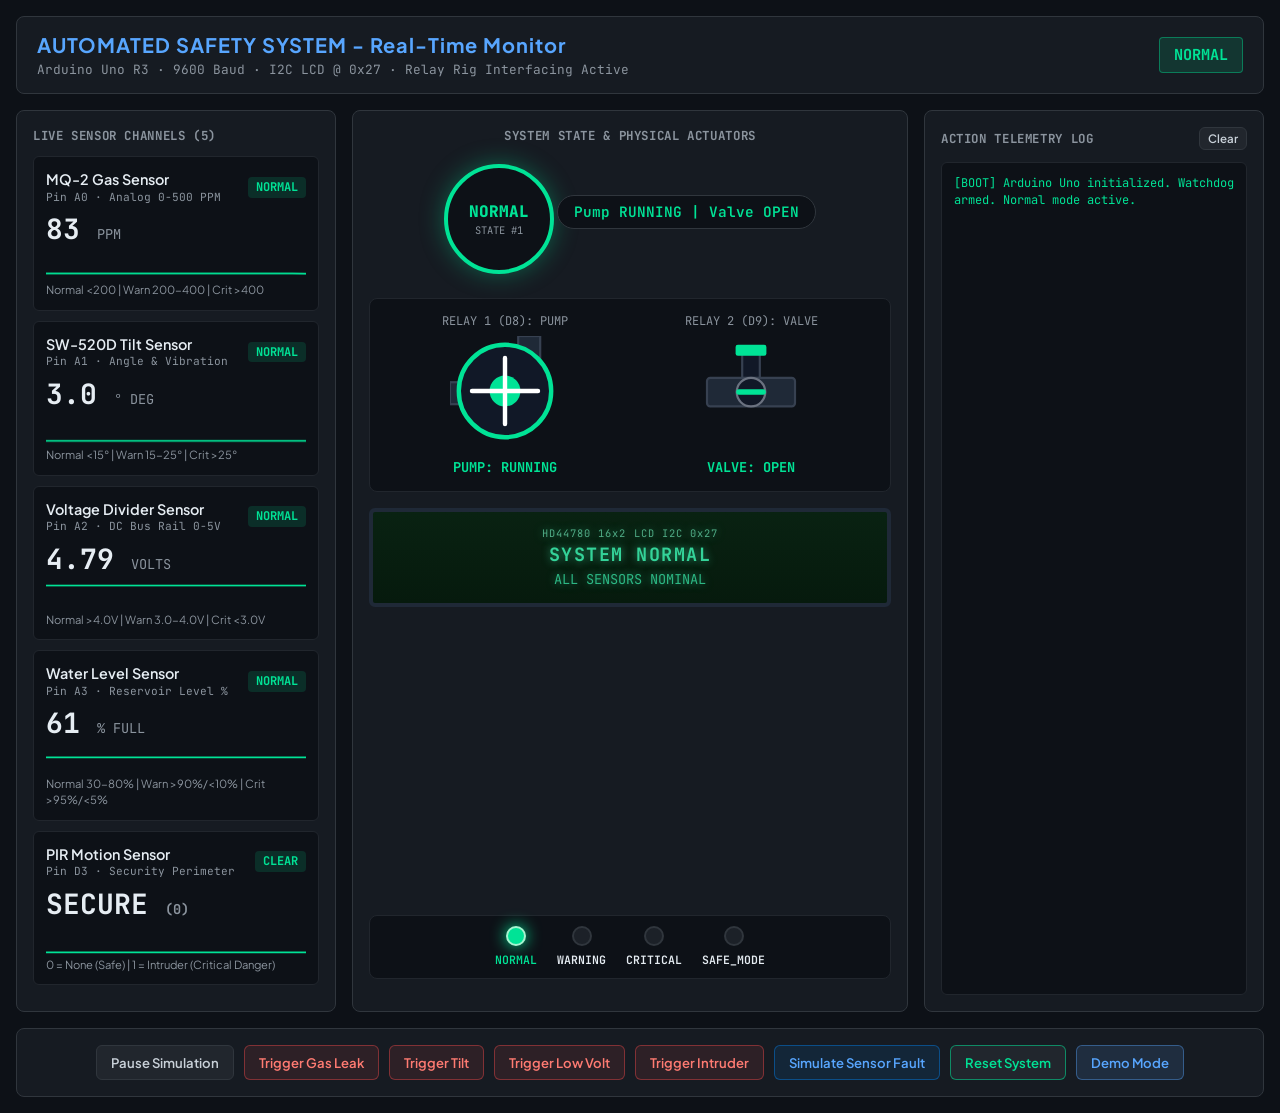
<file: public/pump_safety_dashboard.html>
<!DOCTYPE html>
<html lang="en">
<head>
  <meta charset="UTF-8">
  <meta name="viewport" content="width=device-width, initial-scale=1.0">
  <title>Automated Safety System - Industrial Pump Monitor</title>
  <link rel="preconnect" href="https://fonts.googleapis.com">
  <link rel="preconnect" href="https://fonts.gstatic.com" crossorigin>
  <link href="https://fonts.googleapis.com/css2?family=JetBrains+Mono:wght@400;500;600;700&family=Plus+Jakarta+Sans:wght@400;500;600;700&display=swap" rel="stylesheet">
  <style>
    * { box-sizing: border-box; margin: 0; padding: 0; }
    body {
      background-color: #0d1117;
      color: #e6edf3;
      font-family: 'Plus Jakarta Sans', system-ui, -apple-system, sans-serif;
      padding: 16px;
      line-height: 1.4;
      min-height: 100vh;
      display: flex;
      flex-direction: column;
    }
    .header {
      background: #161b22;
      border: 1px solid #30363d;
      border-radius: 8px;
      padding: 14px 20px;
      display: flex;
      justify-content: space-between;
      align-items: center;
      margin-bottom: 16px;
      flex-wrap: wrap;
      gap: 12px;
    }
    .header h1 {
      font-size: 1.25rem;
      font-weight: 700;
      letter-spacing: 0.05em;
      color: #58a6ff;
    }
    .grid-container {
      display: grid;
      grid-template-columns: 320px 1fr 340px;
      gap: 16px;
      flex: 1;
    }
    @media (max-width: 1180px) {
      .grid-container { grid-template-columns: 1fr; }
    }
    .panel {
      background: #161b22;
      border: 1px solid #30363d;
      border-radius: 8px;
      padding: 16px;
    }
    .card {
      background: #0d1117;
      border: 1px solid #21262d;
      border-radius: 6px;
      padding: 12px;
      margin-bottom: 10px;
      transition: all 0.3s;
    }
    .card:hover {
      border-color: #38434f;
    }
    .status-badge {
      font-size: 0.75rem;
      font-weight: 700;
      padding: 2px 8px;
      border-radius: 4px;
      font-family: 'JetBrains Mono', monospace;
    }
    .lcd {
      background: linear-gradient(180deg, #092212 0%, #061a0d 100%);
      border: 4px solid #1f2937;
      border-radius: 6px;
      padding: 14px;
      font-family: 'JetBrains Mono', monospace;
      color: #34d399;
      text-shadow: 0 0 8px rgba(52, 211, 153, 0.7);
      margin: 16px 0;
      position: relative;
    }
    .btn {
      background: #21262d;
      border: 1px solid #30363d;
      color: #c9d1d9;
      padding: 8px 14px;
      border-radius: 6px;
      cursor: pointer;
      font-size: 0.82rem;
      font-weight: 600;
      transition: all 0.2s;
      font-family: inherit;
    }
    .btn:hover { background: #30363d; color: #fff; }
    .btn:active { transform: translateY(1px); }
    .btn-red { background: #ff4d4d1a; border-color: #ff4d4d66; color: #ff7b72; }
    .btn-red:hover { background: #ff4d4d33; color: #fff; }
    .btn-blue { background: #008cff1a; border-color: #008cff66; color: #58a6ff; }
    .btn-blue:hover { background: #008cff33; color: #fff; }
    .led-bar {
      display: flex;
      gap: 20px;
      justify-content: center;
      margin: 16px 0;
      background: #0d1117;
      padding: 10px 20px;
      border-radius: 8px;
      border: 1px solid #21262d;
    }
    .led {
      display: flex;
      flex-direction: column;
      align-items: center;
      gap: 6px;
      font-size: 0.72rem;
      font-family: 'JetBrains Mono', monospace;
      font-weight: 600;
    }
    .led-bulb {
      width: 20px;
      height: 20px;
      border-radius: 50%;
      background: #1c2128;
      border: 2px solid #30363d;
      transition: all 0.3s ease;
    }
    .led-green.active { background: #00e396; box-shadow: 0 0 16px #00e396; border-color: #a7f3d0; }
    .led-yellow.active { background: #ffcc00; box-shadow: 0 0 16px #ffcc00; border-color: #fef08a; animation: blinkYellow 1s infinite; }
    .led-red.active { background: #ff4d4d; box-shadow: 0 0 20px #ff4d4d; border-color: #fecaca; animation: blinkRed 0.4s infinite; }
    .led-blue.active { background: #008cff; box-shadow: 0 0 16px #008cff; border-color: #bfdbfe; }
    @keyframes blinkYellow { 0%, 100% { opacity: 1; } 50% { opacity: 0.3; } }
    @keyframes blinkRed { 0%, 100% { opacity: 1; transform: scale(1.05); } 50% { opacity: 0.2; transform: scale(0.95); } }
    @keyframes spin { from { transform: rotate(0deg); } to { transform: rotate(360deg); } }
    .rotating { animation: spin 1.2s linear infinite; }
    .rotating-slow { animation: spin 2.5s linear infinite; }
    .sparkline { width: 100%; height: 28px; display: block; margin-top: 4px; }
  </style>
</head>
<body>

  <!-- Top Header -->
  <div class="header">
    <div>
      <h1>AUTOMATED SAFETY SYSTEM - Real-Time Monitor</h1>
      <div style="font-size: 0.8rem; color: #8b949e; font-family: 'JetBrains Mono', monospace; margin-top: 2px;">
        Arduino Uno R3 · 9600 Baud · I2C LCD @ 0x27 · Relay Rig Interfacing Active
      </div>
    </div>
    <div style="display:flex; align-items:center; gap: 10px;">
      <div id="stateIndicator" class="status-badge" style="background: rgba(0, 227, 150, 0.15); color: #00e396; border: 1px solid rgba(0, 227, 150, 0.4); font-size: 0.95rem; padding: 6px 14px;">
        NORMAL
      </div>
    </div>
  </div>

  <div class="grid-container">
    <!-- LEFT PANEL: 5 Sensor Cards -->
    <div class="panel">
      <div style="font-size: 0.78rem; font-weight: 700; color: #8b949e; margin-bottom: 12px; font-family: 'JetBrains Mono'; letter-spacing: 0.05em;">
        LIVE SENSOR CHANNELS (5)
      </div>

      <!-- MQ-2 Gas -->
      <div class="card" id="cardGas">
        <div style="display:flex; justify-content:space-between; align-items:center;">
          <div>
            <div style="font-weight:600; font-size: 0.9rem;">MQ-2 Gas Sensor</div>
            <div style="font-size: 0.7rem; color: #8b949e; font-family: 'JetBrains Mono';">Pin A0 · Analog 0-500 PPM</div>
          </div>
          <span id="gasStatus" class="status-badge" style="background:#00e39622; color:#00e396;">NORMAL</span>
        </div>
        <div style="font-size:1.75rem; font-weight:700; font-family:'JetBrains Mono'; margin:4px 0;" id="gasVal">
          85 <span style="font-size:0.85rem; color:#8b949e; font-weight: normal;">PPM</span>
        </div>
        <canvas id="sparkGas" class="sparkline" width="280" height="32"></canvas>
        <div style="font-size:0.7rem; color:#8b949e; margin-top: 2px;">Normal &lt;200 | Warn 200-400 | Crit &gt;400</div>
      </div>

      <!-- SW-520D Tilt -->
      <div class="card" id="cardTilt">
        <div style="display:flex; justify-content:space-between; align-items:center;">
          <div>
            <div style="font-weight:600; font-size: 0.9rem;">SW-520D Tilt Sensor</div>
            <div style="font-size: 0.7rem; color: #8b949e; font-family: 'JetBrains Mono';">Pin A1 · Angle &amp; Vibration</div>
          </div>
          <span id="tiltStatus" class="status-badge" style="background:#00e39622; color:#00e396;">NORMAL</span>
        </div>
        <div style="font-size:1.75rem; font-weight:700; font-family:'JetBrains Mono'; margin:4px 0;" id="tiltVal">
          3.2 <span style="font-size:0.85rem; color:#8b949e; font-weight: normal;">° DEG</span>
        </div>
        <canvas id="sparkTilt" class="sparkline" width="280" height="32"></canvas>
        <div style="font-size:0.7rem; color:#8b949e; margin-top: 2px;">Normal &lt;15° | Warn 15-25° | Crit &gt;25°</div>
      </div>

      <!-- Voltage Sensor -->
      <div class="card" id="cardVolt">
        <div style="display:flex; justify-content:space-between; align-items:center;">
          <div>
            <div style="font-weight:600; font-size: 0.9rem;">Voltage Divider Sensor</div>
            <div style="font-size: 0.7rem; color: #8b949e; font-family: 'JetBrains Mono';">Pin A2 · DC Bus Rail 0-5V</div>
          </div>
          <span id="voltStatus" class="status-badge" style="background:#00e39622; color:#00e396;">NORMAL</span>
        </div>
        <div style="font-size:1.75rem; font-weight:700; font-family:'JetBrains Mono'; margin:4px 0;" id="voltVal">
          4.82 <span style="font-size:0.85rem; color:#8b949e; font-weight: normal;">VOLTS</span>
        </div>
        <canvas id="sparkVolt" class="sparkline" width="280" height="32"></canvas>
        <div style="font-size:0.7rem; color:#8b949e; margin-top: 2px;">Normal &gt;4.0V | Warn 3.0-4.0V | Crit &lt;3.0V</div>
      </div>

      <!-- Water Level -->
      <div class="card" id="cardWater">
        <div style="display:flex; justify-content:space-between; align-items:center;">
          <div>
            <div style="font-weight:600; font-size: 0.9rem;">Water Level Sensor</div>
            <div style="font-size: 0.7rem; color: #8b949e; font-family: 'JetBrains Mono';">Pin A3 · Reservoir Level %</div>
          </div>
          <span id="waterStatus" class="status-badge" style="background:#00e39622; color:#00e396;">NORMAL</span>
        </div>
        <div style="font-size:1.75rem; font-weight:700; font-family:'JetBrains Mono'; margin:4px 0;" id="waterVal">
          62 <span style="font-size:0.85rem; color:#8b949e; font-weight: normal;">% FULL</span>
        </div>
        <canvas id="sparkWater" class="sparkline" width="280" height="32"></canvas>
        <div style="font-size:0.7rem; color:#8b949e; margin-top: 2px;">Normal 30-80% | Warn &gt;90%/&lt;10% | Crit &gt;95%/&lt;5%</div>
      </div>

      <!-- PIR Intruder -->
      <div class="card" id="cardPir">
        <div style="display:flex; justify-content:space-between; align-items:center;">
          <div>
            <div style="font-weight:600; font-size: 0.9rem;">PIR Motion Sensor</div>
            <div style="font-size: 0.7rem; color: #8b949e; font-family: 'JetBrains Mono';">Pin D3 · Security Perimeter</div>
          </div>
          <span id="pirStatus" class="status-badge" style="background:#00e39622; color:#00e396;">CLEAR</span>
        </div>
        <div style="font-size:1.75rem; font-weight:700; font-family:'JetBrains Mono'; margin:4px 0;" id="pirVal">
          SECURE <span style="font-size:0.85rem; color:#8b949e; font-weight: normal;">(0)</span>
        </div>
        <canvas id="sparkPir" class="sparkline" width="280" height="32"></canvas>
        <div style="font-size:0.7rem; color:#8b949e; margin-top: 2px;">0 = None (Safe) | 1 = Intruder (Critical Danger)</div>
      </div>
    </div>

    <!-- CENTER PANEL: State Indicator + Pump & Valve Graphics + LCD -->
    <div class="panel" style="text-align:center; display: flex; flex-direction: column; justify-content: space-between;">
      <div>
        <div style="font-size: 0.78rem; font-weight: 700; color: #8b949e; font-family: 'JetBrains Mono'; letter-spacing: 0.05em; margin-bottom: 10px;">
          SYSTEM STATE &amp; PHYSICAL ACTUATORS
        </div>

        <!-- Large Circular State Indicator -->
        <div style="display:inline-block; margin: 10px auto 14px;">
          <div id="bigStateRing" style="width: 110px; height: 110px; border-radius: 50%; border: 4px solid #00e396; display: flex; flex-direction: column; align-items: center; justify-content: center; background: #0d1117; box-shadow: 0 0 24px rgba(0,227,150,0.35); transition: all 0.4s;">
            <div id="bigStateText" style="font-size: 1rem; font-weight: 800; font-family: 'JetBrains Mono'; color: #00e396;">NORMAL</div>
            <div style="font-size: 0.65rem; color: #8b949e; font-family: 'JetBrains Mono';">STATE #1</div>
          </div>
        </div>

        <div id="actionBanner" style="font-family: 'JetBrains Mono'; font-size: 0.9rem; font-weight: 600; padding: 6px 16px; border-radius: 20px; background: #0d1117; border: 1px solid #30363d; display: inline-block; margin-bottom: 14px;">
          Pump RUNNING | Valve OPEN
        </div>

        <!-- Physical Schematics: Centrifugal Pump & Valve -->
        <div style="display:flex; justify-content:space-around; align-items:center; margin: 10px 0; background: #0d1117; padding: 14px; border-radius: 8px; border: 1px solid #21262d;">
          <!-- Pump Graphic -->
          <div>
            <div style="font-size:0.75rem; color:#8b949e; font-family:'JetBrains Mono'; margin-bottom:6px;">RELAY 1 (D8): PUMP</div>
            <svg width="110" height="110" viewBox="0 0 100 100" id="pumpSvg">
              <rect x="0" y="42" width="24" height="20" fill="#1f2937" stroke="#374151" stroke-width="2"/>
              <rect x="62" y="0" width="20" height="24" fill="#1f2937" stroke="#374151" stroke-width="2"/>
              <circle cx="50" cy="50" r="42" fill="#111827" stroke="#00e396" stroke-width="4" id="pumpCasing"/>
              <g id="pumpImpeller" class="rotating" style="transform-origin: 50px 50px;">
                <circle cx="50" cy="50" r="14" fill="#00e396" id="pumpHub"/>
                <path d="M50 20 L50 50 M80 50 L50 50 M50 80 L50 50 M20 50 L50 50" stroke="#ffffff" stroke-width="4" stroke-linecap="round"/>
              </g>
            </svg>
            <div style="font-weight:700; font-family:'JetBrains Mono'; font-size:0.85rem; margin-top:6px; color:#00e396;" id="pumpText">PUMP: RUNNING</div>
          </div>

          <!-- Solenoid Valve Graphic -->
          <div>
            <div style="font-size:0.75rem; color:#8b949e; font-family:'JetBrains Mono'; margin-bottom:6px;">RELAY 2 (D9): VALVE</div>
            <svg width="110" height="110" viewBox="0 0 100 100">
              <rect x="10" y="38" width="80" height="26" rx="3" fill="#1f2937" stroke="#374151" stroke-width="2"/>
              <rect x="42" y="16" width="16" height="22" fill="#111827" stroke="#374151" stroke-width="2"/>
              <rect x="36" y="8" width="28" height="10" rx="2" fill="#00e396" id="actuatorTop"/>
              <g id="valveGate" style="transform-origin: 50px 51px; transition: transform 0.4s ease;">
                <circle cx="50" cy="51" r="13" fill="#111827" stroke="#6b7280" stroke-width="2"/>
                <line x1="39" y1="51" x2="61" y2="51" stroke="#00e396" stroke-width="5" stroke-linecap="round" id="valveBar"/>
              </g>
            </svg>
            <div style="font-weight:700; font-family:'JetBrains Mono'; font-size:0.85rem; margin-top:6px; color:#00e396;" id="valveText">VALVE: OPEN</div>
          </div>
        </div>

        <!-- 16x2 Character LCD Simulation -->
        <div class="lcd">
          <div style="font-size: 0.65rem; color: #6ee7b7; letter-spacing: 0.1em; opacity: 0.7; margin-bottom: 2px;">HD44780 16x2 LCD I2C 0x27</div>
          <div id="lcd1" style="font-size: 1.15rem; font-weight:700; letter-spacing: 0.08em;">SYSTEM NORMAL</div>
          <div id="lcd2" style="font-size: 0.85rem; opacity: 0.85; margin-top: 2px;">ALL SENSORS NOMINAL</div>
        </div>
      </div>

      <!-- 4 LED Indicators -->
      <div class="led-bar">
        <div class="led">
          <div id="ledNormal" class="led-bulb led-green active"></div>
          <span style="color:#00e396;">NORMAL</span>
        </div>
        <div class="led">
          <div id="ledWarn" class="led-bulb led-yellow"></div>
          <span>WARNING</span>
        </div>
        <div class="led">
          <div id="ledCrit" class="led-bulb led-red"></div>
          <span>CRITICAL</span>
        </div>
        <div class="led">
          <div id="ledSafe" class="led-bulb led-blue"></div>
          <span>SAFE_MODE</span>
        </div>
      </div>
    </div>

    <!-- RIGHT PANEL: Action Log -->
    <div class="panel" style="display:flex; flex-direction:column;">
      <div style="display:flex; justify-content:space-between; align-items:center; margin-bottom: 12px;">
        <div style="font-size: 0.78rem; font-weight: 700; color: #8b949e; font-family: 'JetBrains Mono'; letter-spacing: 0.05em;">
          ACTION TELEMETRY LOG
        </div>
        <button class="btn" style="padding: 3px 8px; font-size: 0.72rem;" onclick="clearLogs()">Clear</button>
      </div>

      <div id="logBox" style="flex:1; height: 480px; overflow-y:auto; font-family:'JetBrains Mono', monospace; font-size:0.75rem; background:#0d1117; padding:12px; border-radius:6px; border:1px solid #21262d; display: flex; flex-direction: column; gap: 8px;">
        <div style="color: #00e396;">[BOOT] Arduino Uno initialized. Watchdog armed. Normal mode active.</div>
      </div>
    </div>
  </div>

  <!-- BOTTOM PANEL: Control Buttons -->
  <div class="panel" style="margin-top:16px; display:flex; flex-wrap:wrap; gap:10px; justify-content:center; align-items:center;">
    <button class="btn" onclick="toggleSim()" id="simBtn">Pause Simulation</button>
    <button class="btn btn-red" onclick="triggerGas()">Trigger Gas Leak</button>
    <button class="btn btn-red" onclick="triggerTilt()">Trigger Tilt</button>
    <button class="btn btn-red" onclick="triggerVoltage()">Trigger Low Volt</button>
    <button class="btn btn-red" onclick="triggerIntruder()">Trigger Intruder</button>
    <button class="btn btn-blue" onclick="triggerFault()">Simulate Sensor Fault</button>
    <button class="btn" style="border-color:#00e39688; color:#00e396;" onclick="resetSys()">Reset System</button>
    <button class="btn" style="background:#58a6ff22; color:#58a6ff; border-color:#58a6ff66;" onclick="runDemo()" id="demoBtn">Demo Mode</button>
  </div>

  <script>
    // State Variables
    let isRunning = true;
    let gas = 85, tilt = 3.2, volt = 4.82, water = 62, pir = 0;
    let fault = false;
    let demoActive = false;
    let demoTimer = null;
    let lastState = 'NORMAL';

    // Histories (20 readings each)
    const historyGas = Array(20).fill(85);
    const historyTilt = Array(20).fill(3.2);
    const historyVolt = Array(20).fill(4.82);
    const historyWater = Array(20).fill(62);
    const historyPir = Array(20).fill(0);

    // Audio tone generator using Web Audio API
    let audioCtx = null;
    function playBeep(freq = 600, dur = 0.15) {
      try {
        if (!audioCtx) audioCtx = new (window.AudioContext || window.webkitAudioContext)();
        if (audioCtx.state === 'suspended') audioCtx.resume();
        const osc = audioCtx.createOscillator();
        const gain = audioCtx.createGain();
        osc.type = 'sine';
        osc.frequency.setValueAtTime(freq, audioCtx.currentTime);
        gain.gain.setValueAtTime(0.08, audioCtx.currentTime);
        gain.gain.exponentialRampToValueAtTime(0.001, audioCtx.currentTime + dur);
        osc.connect(gain);
        gain.connect(audioCtx.destination);
        osc.start();
        osc.stop(audioCtx.currentTime + dur);
      } catch(e) {}
    }

    function addLog(msg, color="#8b949e") {
      const box = document.getElementById('logBox');
      const time = new Date().toLocaleTimeString();
      const div = document.createElement('div');
      div.style.color = color;
      div.style.borderBottom = '1px solid rgba(255,255,255,0.05)';
      div.style.paddingBottom = '4px';
      div.textContent = `[${time}] ${msg}`;
      box.appendChild(div);
      box.scrollTop = box.scrollHeight;
    }

    function clearLogs() {
      document.getElementById('logBox').innerHTML = '';
      addLog('Log buffer cleared.', '#8b949e');
    }

    // Sparkline Canvas Renderer
    function drawSparkline(canvasId, data, min, max, strokeColor) {
      const canvas = document.getElementById(canvasId);
      if (!canvas) return;
      const ctx = canvas.getContext('2d');
      const w = canvas.width, h = canvas.height;
      ctx.clearRect(0, 0, w, h);

      ctx.beginPath();
      for (let i = 0; i < data.length; i++) {
        const x = (i / (data.length - 1)) * w;
        const norm = Math.max(0, Math.min(1, (data[i] - min) / (max - min || 1)));
        const y = h - (norm * (h - 6)) - 3;
        if (i === 0) ctx.moveTo(x, y);
        else ctx.lineTo(x, y);
      }
      ctx.strokeStyle = strokeColor;
      ctx.lineWidth = 2;
      ctx.stroke();
    }

    function updateUI() {
      // Numbers
      document.getElementById('gasVal').innerHTML = `${Math.round(gas)} <span style="font-size:0.85rem; color:#8b949e; font-weight:normal;">PPM</span>`;
      document.getElementById('tiltVal').innerHTML = `${tilt.toFixed(1)} <span style="font-size:0.85rem; color:#8b949e; font-weight:normal;">° DEG</span>`;
      document.getElementById('voltVal').innerHTML = `${volt.toFixed(2)} <span style="font-size:0.85rem; color:#8b949e; font-weight:normal;">VOLTS</span>`;
      document.getElementById('waterVal').innerHTML = `${Math.round(water)} <span style="font-size:0.85rem; color:#8b949e; font-weight:normal;">% FULL</span>`;
      document.getElementById('pirVal').innerHTML = pir === 1 ? `<span style="color:#ff7b72;">INTRUDER!</span> <span style="font-size:0.85rem; color:#ff7b72;">(1)</span>` : `SECURE <span style="font-size:0.85rem; color:#8b949e;">(0)</span>`;

      // Statuses
      let state = 'NORMAL';
      if (fault) state = 'SAFE_MODE';
      else if (pir === 1 || gas > 400 || tilt > 25 || volt < 3.0 || water > 95 || water < 5) state = 'CRITICAL';
      else if (gas >= 200 || tilt >= 15 || volt < 4.0 || water >= 90 || water <= 10) state = 'WARNING';

      // Sparklines
      drawSparkline('sparkGas', historyGas, 0, 500, gas > 400 ? '#ff4d4d' : gas >= 200 ? '#ffcc00' : '#00e396');
      drawSparkline('sparkTilt', historyTilt, 0, 45, tilt > 25 ? '#ff4d4d' : tilt >= 15 ? '#ffcc00' : '#00e396');
      drawSparkline('sparkVolt', historyVolt, 0, 5, volt < 3.0 ? '#ff4d4d' : volt < 4.0 ? '#ffcc00' : '#00e396');
      drawSparkline('sparkWater', historyWater, 0, 100, (water > 95 || water < 5) ? '#ff4d4d' : (water >= 90 || water <= 10) ? '#ffcc00' : '#00e396');
      drawSparkline('sparkPir', historyPir, 0, 1, pir === 1 ? '#ff4d4d' : '#00e396');

      // State UI Elements
      const stateEl = document.getElementById('stateIndicator');
      const bigRing = document.getElementById('bigStateRing');
      const bigText = document.getElementById('bigStateText');
      const actBanner = document.getElementById('actionBanner');
      const pumpText = document.getElementById('pumpText');
      const valveText = document.getElementById('valveText');
      const pumpImp = document.getElementById('pumpImpeller');
      const pumpHub = document.getElementById('pumpHub');
      const pumpCasing = document.getElementById('pumpCasing');
      const valveBar = document.getElementById('valveBar');
      const actuatorTop = document.getElementById('actuatorTop');
      const valveGate = document.getElementById('valveGate');
      const lcd1 = document.getElementById('lcd1');
      const lcd2 = document.getElementById('lcd2');

      const ledN = document.getElementById('ledNormal');
      const ledW = document.getElementById('ledWarn');
      const ledC = document.getElementById('ledCrit');
      const ledS = document.getElementById('ledSafe');
      [ledN, ledW, ledC, ledS].forEach(l => l.className = 'led-bulb');

      if (state === 'NORMAL') {
        stateEl.textContent = 'NORMAL';
        stateEl.style.cssText = 'background:#00e39622; color:#00e396; border:1px solid #00e39666; font-size:0.95rem; padding:6px 14px; border-radius:4px;';
        bigRing.style.borderColor = '#00e396';
        bigRing.style.boxShadow = '0 0 24px rgba(0,227,150,0.35)';
        bigText.textContent = 'NORMAL';
        bigText.style.color = '#00e396';
        actBanner.textContent = 'Pump RUNNING | Valve OPEN';
        actBanner.style.color = '#00e396';
        pumpText.textContent = 'PUMP: RUNNING';
        pumpText.style.color = '#00e396';
        valveText.textContent = 'VALVE: OPEN';
        valveText.style.color = '#00e396';
        pumpImp.className = 'rotating';
        pumpHub.setAttribute('fill', '#00e396');
        pumpCasing.setAttribute('stroke', '#00e396');
        valveBar.setAttribute('stroke', '#00e396');
        actuatorTop.setAttribute('fill', '#00e396');
        valveGate.style.transform = 'rotate(0deg)';
        lcd1.textContent = 'SYSTEM NORMAL';
        lcd2.textContent = 'ALL SENSORS NOMINAL';
        ledN.className = 'led-bulb led-green active';
      } else if (state === 'WARNING') {
        stateEl.textContent = 'WARNING';
        stateEl.style.cssText = 'background:#ffcc0022; color:#ffcc00; border:1px solid #ffcc0066; font-size:0.95rem; padding:6px 14px; border-radius:4px;';
        bigRing.style.borderColor = '#ffcc00';
        bigRing.style.boxShadow = '0 0 24px rgba(255,204,0,0.35)';
        bigText.textContent = 'WARNING';
        bigText.style.color = '#ffcc00';
        actBanner.textContent = 'Pump RUNNING | Valve CLOSING';
        actBanner.style.color = '#ffcc00';
        pumpText.textContent = 'PUMP: RUNNING';
        pumpText.style.color = '#ffcc00';
        valveText.textContent = 'VALVE: CLOSING';
        valveText.style.color = '#ffcc00';
        pumpImp.className = 'rotating-slow';
        pumpHub.setAttribute('fill', '#ffcc00');
        pumpCasing.setAttribute('stroke', '#ffcc00');
        valveBar.setAttribute('stroke', '#ffcc00');
        actuatorTop.setAttribute('fill', '#ffcc00');
        valveGate.style.transform = 'rotate(45deg)';
        lcd1.textContent = 'WARNING: CHECK SENSOR';
        lcd2.textContent = gas >= 200 ? `GAS LEVEL ${Math.round(gas)} PPM` : tilt >= 15 ? `TILT ${tilt.toFixed(1)} DEG` : 'CHECK VOLT/WATER';
        ledW.className = 'led-bulb led-yellow active';
      } else if (state === 'CRITICAL') {
        stateEl.textContent = 'CRITICAL';
        stateEl.style.cssText = 'background:#ff4d4d22; color:#ff4d4d; border:1px solid #ff4d4d66; font-size:0.95rem; padding:6px 14px; border-radius:4px;';
        bigRing.style.borderColor = '#ff4d4d';
        bigRing.style.boxShadow = '0 0 30px rgba(255,77,77,0.5)';
        bigText.textContent = 'CRITICAL';
        bigText.style.color = '#ff4d4d';
        actBanner.textContent = 'Pump STOPPED | Valve CLOSED';
        actBanner.style.color = '#ff4d4d';
        pumpText.textContent = 'PUMP: STOPPED';
        pumpText.style.color = '#ff4d4d';
        valveText.textContent = 'VALVE: CLOSED';
        valveText.style.color = '#ff4d4d';
        pumpImp.className = '';
        pumpHub.setAttribute('fill', '#ff4d4d');
        pumpCasing.setAttribute('stroke', '#ff4d4d');
        valveBar.setAttribute('stroke', '#ff4d4d');
        actuatorTop.setAttribute('fill', '#ff4d4d');
        valveGate.style.transform = 'rotate(90deg)';
        lcd1.textContent = 'CRITICAL: PUMP STOPPED';
        lcd2.textContent = pir === 1 ? 'INTRUDER DETECTED' : gas > 400 ? 'TOXIC GAS ALARM' : 'EMERGENCY SHUTDOWN';
        ledC.className = 'led-bulb led-red active';
      } else {
        stateEl.textContent = 'SAFE_MODE';
        stateEl.style.cssText = 'background:#008cff22; color:#008cff; border:1px solid #008cff66; font-size:0.95rem; padding:6px 14px; border-radius:4px;';
        bigRing.style.borderColor = '#008cff';
        bigRing.style.boxShadow = '0 0 24px rgba(0,140,255,0.4)';
        bigText.textContent = 'SAFE_MODE';
        bigText.style.color = '#008cff';
        actBanner.textContent = 'Pump ISOLATED | Valve CLOSED';
        actBanner.style.color = '#008cff';
        pumpText.textContent = 'PUMP: ISOLATED';
        pumpText.style.color = '#008cff';
        valveText.textContent = 'VALVE: CLOSED';
        valveText.style.color = '#008cff';
        pumpImp.className = '';
        pumpHub.setAttribute('fill', '#008cff');
        pumpCasing.setAttribute('stroke', '#008cff');
        valveBar.setAttribute('stroke', '#008cff');
        actuatorTop.setAttribute('fill', '#008cff');
        valveGate.style.transform = 'rotate(90deg)';
        lcd1.textContent = 'SAFE MODE: SENSOR FAULT';
        lcd2.textContent = 'ERR CODE: E-04 TIMEOUT';
        ledS.className = 'led-bulb led-blue active';
      }

      // Audio notification on state change
      if (lastState !== state) {
        if (state === 'WARNING') playBeep(550, 0.2);
        else if (state === 'CRITICAL') playBeep(880, 0.35);
        else if (state === 'SAFE_MODE') playBeep(330, 0.3);
        else playBeep(660, 0.15);
        lastState = state;
      }
    }

    // 1-Second Periodic Simulation Loop
    setInterval(() => {
      if (!isRunning || demoActive) return;

      if (!fault && gas < 200) gas = Math.max(50, Math.min(170, gas + (Math.random() * 8 - 4)));
      if (tilt < 15) tilt = Math.max(1.0, Math.min(10.0, tilt + (Math.random() * 1.0 - 0.5)));
      if (volt > 4.0) volt = Math.max(4.6, Math.min(4.98, volt + (Math.random() * 0.06 - 0.03)));
      if (water >= 30 && water <= 80) water = Math.max(50, Math.min(75, water + (Math.random() * 2 - 1)));

      historyGas.shift(); historyGas.push(gas);
      historyTilt.shift(); historyTilt.push(tilt);
      historyVolt.shift(); historyVolt.push(volt);
      historyWater.shift(); historyWater.push(water);
      historyPir.shift(); historyPir.push(pir);

      updateUI();
    }, 1000);

    // Operator Control Actions
    function toggleSim() {
      isRunning = !isRunning;
      document.getElementById('simBtn').textContent = isRunning ? 'Pause Simulation' : 'Resume Simulation';
    }

    function triggerGas() {
      if (demoActive) stopDemo();
      gas = 450; fault = false;
      historyGas.shift(); historyGas.push(gas);
      addLog('Gas level rising: 450 PPM [CRITICAL]', '#ff7b72');
      updateUI();
    }

    function triggerTilt() {
      if (demoActive) stopDemo();
      tilt = 34.0; fault = false;
      historyTilt.shift(); historyTilt.push(tilt);
      addLog('Vibration/Tilt limit exceeded: 34° [CRITICAL]', '#ff7b72');
      updateUI();
    }

    function triggerVoltage() {
      if (demoActive) stopDemo();
      volt = 2.4; fault = false;
      historyVolt.shift(); historyVolt.push(volt);
      addLog('Bus brownout detected: 2.40V [CRITICAL]', '#ff7b72');
      updateUI();
    }

    function triggerIntruder() {
      if (demoActive) stopDemo();
      pir = 1; fault = false;
      historyPir.shift(); historyPir.push(pir);
      addLog('PIR Sensor: Intruder detected near pump [CRITICAL]', '#ff7b72');
      updateUI();
    }

    function triggerFault() {
      if (demoActive) stopDemo();
      fault = true;
      addLog('Sensor communication bus timeout: SAFE_MODE [E-04]', '#58a6ff');
      updateUI();
    }

    function resetSys() {
      if (demoActive) stopDemo();
      gas = 85; tilt = 3.2; volt = 4.82; water = 62; pir = 0; fault = false;
      historyGas.fill(85); historyTilt.fill(3.2); historyVolt.fill(4.82); historyWater.fill(62); historyPir.fill(0);
      addLog('System master reset: All sensors restored to NORMAL.', '#00e396');
      updateUI();
    }

    // Pre-programmed 4-State Demo Mode Sequence
    function stopDemo() {
      demoActive = false;
      clearTimeout(demoTimer);
      document.getElementById('demoBtn').textContent = 'Demo Mode';
      document.getElementById('demoBtn').style.background = '#58a6ff22';
    }

    function runDemo() {
      if (demoActive) { stopDemo(); resetSys(); return; }
      demoActive = true;
      document.getElementById('demoBtn').textContent = 'Stop Demo';
      document.getElementById('demoBtn').style.background = '#ffcc0033';

      addLog('[DEMO] Step 1/4: NORMAL state (All parameters safe)', '#00e396');
      gas = 85; tilt = 3.2; volt = 4.82; water = 62; pir = 0; fault = false;
      updateUI();

      demoTimer = setTimeout(() => {
        if (!demoActive) return;
        addLog('[DEMO] Step 2/4: WARNING state (Gas reaches 280 PPM)', '#ffcc00');
        gas = 280;
        historyGas.shift(); historyGas.push(gas);
        updateUI();

        demoTimer = setTimeout(() => {
          if (!demoActive) return;
          addLog('[DEMO] Step 3/4: CRITICAL state (Gas spikes to 460 PPM + Intruder tripped)', '#ff7b72');
          gas = 460; pir = 1;
          historyGas.shift(); historyGas.push(gas);
          historyPir.shift(); historyPir.push(pir);
          updateUI();

          demoTimer = setTimeout(() => {
            if (!demoActive) return;
            addLog('[DEMO] Step 4/4: SAFE_MODE state (Simulated sensor wire fault E-04)', '#58a6ff');
            fault = true;
            updateUI();

            demoTimer = setTimeout(() => {
              if (!demoActive) return;
              addLog('[DEMO] Demo complete. Auto-resetting to NORMAL.', '#00e396');
              stopDemo();
              resetSys();
            }, 4000);
          }, 4000);
        }, 4000);
      }, 4000);
    }

    // Initial render
    updateUI();
  </script>
</body>
</html>
</file>
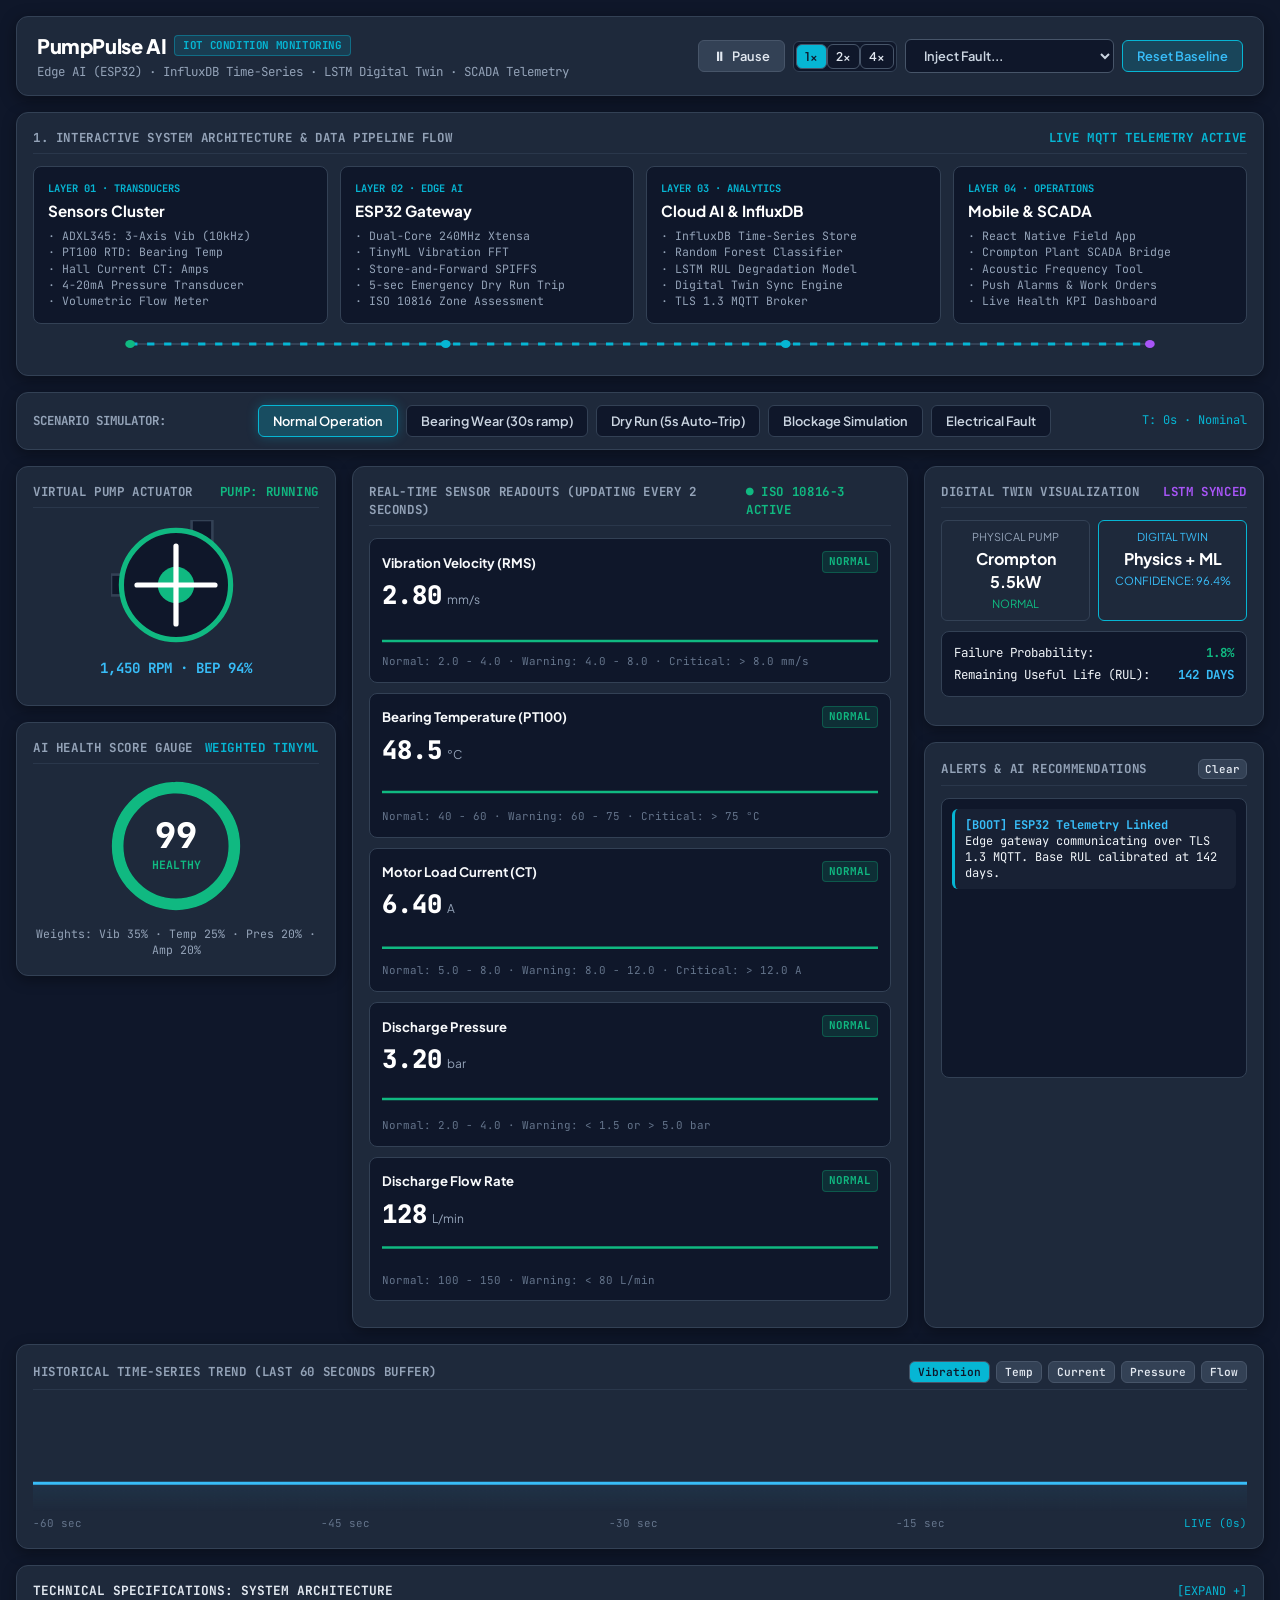
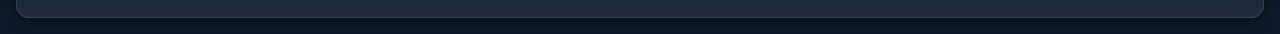
<file: public/pumppulse_ai.html>
<!DOCTYPE html>
<html lang="en">
<head>
  <meta charset="UTF-8">
  <meta name="viewport" content="width=device-width, initial-scale=1.0">
  <title>PumpPulse AI - IoT Pump Condition Monitoring & Digital Twin</title>
  <link rel="preconnect" href="https://fonts.googleapis.com">
  <link rel="preconnect" href="https://fonts.gstatic.com" crossorigin>
  <link href="https://fonts.googleapis.com/css2?family=JetBrains+Mono:wght@400;500;600;700&family=Plus+Jakarta+Sans:wght@400;500;600;700;800&display=swap" rel="stylesheet">
  <style>
    :root {
      --bg-dark: #0f172a;
      --panel-bg: #1e293b;
      --card-bg: #0f172a;
      --border-color: #334155;
      --cyan-accent: #06b6d4;
      --cyan-glow: rgba(6, 182, 212, 0.3);
      --green-healthy: #10b981;
      --yellow-warn: #f59e0b;
      --red-alert: #ef4444;
      --purple-accent: #a855f7;
    }

    * { box-sizing: border-box; margin: 0; padding: 0; }

    body {
      background-color: var(--bg-dark);
      color: #f1f5f9;
      font-family: 'Plus Jakarta Sans', system-ui, -apple-system, sans-serif;
      padding: 16px;
      line-height: 1.45;
      min-height: 100vh;
      display: flex;
      flex-direction: column;
      gap: 16px;
    }

    /* Header Bar */
    .header {
      background: var(--panel-bg);
      border: 1px solid var(--border-color);
      border-radius: 12px;
      padding: 14px 20px;
      display: flex;
      justify-content: space-between;
      align-items: center;
      flex-wrap: wrap;
      gap: 12px;
      box-shadow: 0 4px 16px rgba(0,0,0,0.4);
    }
    .brand-title {
      font-size: 1.25rem;
      font-weight: 800;
      color: #ffffff;
      letter-spacing: -0.02em;
      display: flex;
      align-items: center;
      gap: 8px;
    }
    .brand-title span.badge {
      font-size: 0.68rem;
      font-family: 'JetBrains Mono', monospace;
      background: rgba(6, 182, 212, 0.15);
      color: var(--cyan-accent);
      border: 1px solid rgba(6, 182, 212, 0.4);
      padding: 2px 8px;
      border-radius: 4px;
      font-weight: 700;
      text-transform: uppercase;
    }
    .sub-brand {
      font-size: 0.78rem;
      color: #94a3b8;
      font-family: 'JetBrains Mono', monospace;
      margin-top: 3px;
    }

    /* Buttons */
    .btn-group { display: flex; align-items: center; gap: 8px; flex-wrap: wrap; }
    .btn {
      background: #334155;
      border: 1px solid #475569;
      color: #e2e8f0;
      padding: 7px 14px;
      border-radius: 6px;
      cursor: pointer;
      font-size: 0.8rem;
      font-weight: 600;
      font-family: inherit;
      transition: all 0.2s ease;
      display: inline-flex;
      align-items: center;
      gap: 6px;
    }
    .btn:hover { background: #475569; color: #fff; }
    .btn:active { transform: translateY(1px); }
    .btn-primary {
      background: rgba(6, 182, 212, 0.2);
      border-color: var(--cyan-accent);
      color: #38bdf8;
    }
    .btn-primary:hover { background: rgba(6, 182, 212, 0.35); color: #fff; }
    .btn-danger {
      background: rgba(239, 68, 68, 0.2);
      border-color: var(--red-alert);
      color: #f87171;
    }
    .btn-scenario {
      background: var(--card-bg);
      border: 1px solid var(--border-color);
      color: #cbd5e1;
    }
    .btn-scenario.active {
      background: rgba(6, 182, 212, 0.25);
      border-color: var(--cyan-accent);
      color: #fff;
      box-shadow: 0 0 12px var(--cyan-glow);
    }

    /* Panels & Containers */
    .panel {
      background: var(--panel-bg);
      border: 1px solid var(--border-color);
      border-radius: 12px;
      padding: 16px;
      box-shadow: 0 4px 14px rgba(0,0,0,0.35);
      position: relative;
    }
    .panel-title {
      font-size: 0.78rem;
      font-family: 'JetBrains Mono', monospace;
      font-weight: 700;
      text-transform: uppercase;
      letter-spacing: 0.05em;
      color: #94a3b8;
      display: flex;
      align-items: center;
      justify-content: space-between;
      margin-bottom: 12px;
      padding-bottom: 6px;
      border-bottom: 1px solid rgba(51, 65, 85, 0.6);
    }

    /* Architecture Diagram Section */
    .arch-grid {
      display: grid;
      grid-template-columns: repeat(4, 1fr);
      gap: 12px;
      margin-top: 10px;
    }
    @media (max-width: 1024px) {
      .arch-grid { grid-template-columns: repeat(2, 1fr); }
    }
    @media (max-width: 640px) {
      .arch-grid { grid-template-columns: 1fr; }
    }

    .arch-node {
      background: var(--card-bg);
      border: 1px solid var(--border-color);
      border-radius: 8px;
      padding: 14px;
      transition: all 0.3s cubic-bezier(0.4, 0, 0.2, 1);
      position: relative;
      cursor: help;
    }
    .arch-node:hover {
      border-color: var(--cyan-accent);
      box-shadow: 0 0 16px var(--cyan-glow);
      transform: translateY(-2px);
    }
    .arch-node .node-tag {
      font-size: 0.65rem;
      font-family: 'JetBrains Mono', monospace;
      color: var(--cyan-accent);
      text-transform: uppercase;
      font-weight: 700;
    }
    .arch-node .node-name {
      font-size: 0.95rem;
      font-weight: 700;
      color: #fff;
      margin: 4px 0 6px 0;
    }
    .arch-node .node-specs {
      font-size: 0.72rem;
      color: #94a3b8;
      font-family: 'JetBrains Mono', monospace;
      line-height: 1.4;
    }

    /* Architecture Tooltip */
    .arch-tooltip {
      visibility: hidden;
      position: absolute;
      bottom: calc(100% + 8px);
      left: 50%;
      transform: translateX(-50%);
      background: #090d16;
      border: 1px solid var(--cyan-accent);
      color: #e2e8f0;
      padding: 8px 12px;
      border-radius: 6px;
      font-size: 0.72rem;
      width: 220px;
      z-index: 100;
      box-shadow: 0 8px 24px rgba(0,0,0,0.8);
      pointer-events: none;
      opacity: 0;
      transition: opacity 0.2s;
    }
    .arch-node:hover .arch-tooltip {
      visibility: visible;
      opacity: 1;
    }

    /* Data Flow SVG Animation */
    .data-flow-line {
      stroke-dasharray: 6 8;
      animation: movePackets 1.2s linear infinite;
    }
    @keyframes movePackets {
      from { stroke-dashoffset: 40; }
      to { stroke-dashoffset: 0; }
    }

    /* Main Dashboard Layout */
    .dashboard-grid {
      display: grid;
      grid-template-columns: 320px 1fr 340px;
      gap: 16px;
    }
    @media (max-width: 1200px) {
      .dashboard-grid { grid-template-columns: 1fr; }
    }

    /* Virtual Pump Motor Graphic */
    .pump-container {
      display: flex;
      flex-direction: column;
      align-items: center;
      justify-content: center;
      margin: 10px 0;
    }
    @keyframes spinClockwise {
      from { transform: rotate(0deg); }
      to { transform: rotate(360deg); }
    }
    .pump-rotor {
      transform-origin: 50px 50px;
      transition: transform 0.4s ease;
    }
    .pump-rotor.spinning {
      animation: spinClockwise 1.2s linear infinite;
    }
    .pump-rotor.spinning-fast {
      animation: spinClockwise 0.6s linear infinite;
    }
    .pump-rotor.spinning-slow {
      animation: spinClockwise 2.4s linear infinite;
    }

    /* Sensor Readout Cards */
    .sensor-card {
      background: var(--card-bg);
      border: 1px solid var(--border-color);
      border-radius: 8px;
      padding: 12px;
      margin-bottom: 10px;
      transition: all 0.3s ease;
    }
    .sensor-card:hover { border-color: #475569; }
    .sensor-card.warning {
      border-color: rgba(245, 158, 11, 0.5);
      background: rgba(245, 158, 11, 0.05);
    }
    .sensor-card.critical {
      border-color: rgba(239, 68, 68, 0.6);
      background: rgba(239, 68, 68, 0.08);
      box-shadow: 0 0 14px rgba(239, 68, 68, 0.2);
    }
    .sensor-header {
      display: flex;
      justify-content: space-between;
      align-items: center;
      margin-bottom: 4px;
    }
    .sensor-title { font-size: 0.82rem; font-weight: 700; color: #f8fafc; }
    .sensor-badge {
      font-size: 0.68rem;
      font-family: 'JetBrains Mono', monospace;
      font-weight: 700;
      padding: 2px 6px;
      border-radius: 4px;
    }
    .badge-normal { background: rgba(16, 185, 129, 0.15); color: var(--green-healthy); border: 1px solid rgba(16, 185, 129, 0.3); }
    .badge-warning { background: rgba(245, 158, 11, 0.15); color: var(--yellow-warn); border: 1px solid rgba(245, 158, 11, 0.3); }
    .badge-critical { background: rgba(239, 68, 68, 0.2); color: var(--red-alert); border: 1px solid rgba(239, 68, 68, 0.4); }

    .sensor-value {
      font-size: 1.6rem;
      font-weight: 800;
      font-family: 'JetBrains Mono', monospace;
      color: #fff;
    }
    .sensor-unit { font-size: 0.75rem; color: #94a3b8; font-weight: normal; margin-left: 2px; }
    .sensor-thresholds {
      font-size: 0.68rem;
      color: #64748b;
      font-family: 'JetBrains Mono', monospace;
      margin-top: 4px;
    }

    /* Circular AI Health Gauge */
    .gauge-wrapper {
      position: relative;
      width: 140px;
      height: 140px;
      margin: 10px auto;
    }
    .gauge-circle {
      transform: rotate(-90deg);
      transform-origin: 50% 50%;
    }
    .gauge-text {
      position: absolute;
      inset: 0;
      display: flex;
      flex-direction: column;
      align-items: center;
      justify-content: center;
      font-family: 'JetBrains Mono', monospace;
    }
    .gauge-score {
      font-size: 2.2rem;
      font-weight: 800;
      line-height: 1;
      color: #fff;
    }
    .gauge-status {
      font-size: 0.72rem;
      font-weight: 700;
      text-transform: uppercase;
      margin-top: 4px;
    }

    /* Digital Twin Section */
    .twin-box {
      background: var(--card-bg);
      border: 1px solid var(--border-color);
      border-radius: 8px;
      padding: 12px;
      margin-bottom: 12px;
      font-family: 'JetBrains Mono', monospace;
      font-size: 0.78rem;
    }
    .twin-grid {
      display: grid;
      grid-template-columns: 1fr 1fr;
      gap: 8px;
      text-align: center;
      margin-bottom: 10px;
    }
    .twin-col {
      background: #1e293b;
      padding: 8px;
      border-radius: 6px;
      border: 1px solid #334155;
    }

    /* Alert & Recommendation Stream */
    .alert-stream {
      height: 280px;
      overflow-y: auto;
      background: var(--card-bg);
      border: 1px solid var(--border-color);
      border-radius: 8px;
      padding: 10px;
      display: flex;
      flex-direction: column;
      gap: 8px;
      font-family: 'JetBrains Mono', monospace;
      font-size: 0.75rem;
    }
    .alert-item {
      padding: 8px 10px;
      border-radius: 6px;
      border-left: 3px solid #64748b;
      background: rgba(30, 41, 59, 0.6);
      line-height: 1.35;
    }
    .alert-item.info { border-left-color: var(--cyan-accent); }
    .alert-item.warning { border-left-color: var(--yellow-warn); background: rgba(245, 158, 11, 0.08); }
    .alert-item.critical { border-left-color: var(--red-alert); background: rgba(239, 68, 68, 0.12); }

    /* Canvas Sparkline & Historical Chart */
    canvas.sparkline { width: 100%; height: 32px; display: block; margin-top: 4px; }
    canvas.chart-large { width: 100%; height: 110px; display: block; }

    /* Collapsible Tech Specs */
    .collapsible-header {
      cursor: pointer;
      user-select: none;
      display: flex;
      justify-content: space-between;
      align-items: center;
    }
    .collapsible-content {
      display: none;
      margin-top: 12px;
      padding-top: 12px;
      border-top: 1px solid var(--border-color);
      font-family: 'JetBrains Mono', monospace;
      font-size: 0.75rem;
      color: #94a3b8;
    }
    .collapsible-content.open { display: grid; grid-template-columns: repeat(4, 1fr); gap: 12px; }
    @media (max-width: 900px) { .collapsible-content.open { grid-template-columns: 1fr 1fr; } }
  </style>
</head>
<body>

  <!-- ================= HEADER BAR ================= -->
  <header class="header">
    <div>
      <div class="brand-title">
        <span>PumpPulse AI</span>
        <span class="badge">IoT Condition Monitoring</span>
      </div>
      <div class="sub-brand">
        Edge AI (ESP32) · InfluxDB Time-Series · LSTM Digital Twin · SCADA Telemetry
      </div>
    </div>

    <!-- Simulator Controls: Play/Pause, Speed, Reset -->
    <div class="btn-group">
      <button class="btn" onclick="togglePlay()" id="btnPlay">
        <span id="playIcon">⏸</span> <span id="playText">Pause</span>
      </button>

      <div style="display:flex; background:#0f172a; padding:2px; border-radius:6px; border:1px solid #334155;">
        <button class="btn" style="padding:4px 8px; font-size:0.75rem; background:#06b6d4; color:#0f172a;" onclick="setSpeed(1, this)">1x</button>
        <button class="btn" style="padding:4px 8px; font-size:0.75rem; background:transparent;" onclick="setSpeed(2, this)">2x</button>
        <button class="btn" style="padding:4px 8px; font-size:0.75rem; background:transparent;" onclick="setSpeed(4, this)">4x</button>
      </div>

      <!-- Fault Injection Dropdown -->
      <select id="faultSelect" onchange="injectSelectedFault(this.value)" class="btn" style="background:#0f172a; border-color:#475569; color:#cbd5e1;">
        <option value="">Inject Fault...</option>
        <option value="cavitation">Cavitation Event</option>
        <option value="unbalance">Impeller Unbalance</option>
        <option value="phase_loss">Motor Phase Voltage Drop</option>
        <option value="bearing_spall">Inner Raceway Spalling</option>
      </select>

      <button class="btn btn-primary" onclick="resetBaseline()">Reset Baseline</button>
    </div>
  </header>

  <!-- ================= 1. INTERACTIVE SYSTEM ARCHITECTURE DIAGRAM ================= -->
  <section class="panel">
    <div class="panel-title">
      <span>1. Interactive System Architecture &amp; Data Pipeline Flow</span>
      <span style="color:#06b6d4;">LIVE MQTT TELEMETRY ACTIVE</span>
    </div>

    <div class="arch-grid">
      <!-- 1. Physical Sensors -->
      <div class="arch-node">
        <div class="node-tag">Layer 01 · Transducers</div>
        <div class="node-name">Sensors Cluster</div>
        <div class="node-specs">
          · ADXL345: 3-Axis Vib (10kHz)<br>
          · PT100 RTD: Bearing Temp<br>
          · Hall Current CT: Amps<br>
          · 4-20mA Pressure Transducer<br>
          · Volumetric Flow Meter
        </div>
        <div class="arch-tooltip">
          <b>Sensors Layer:</b> Converts mechanical vibration, heat, hydraulic pressure, and electrical phase current into analog/SPI streams.
        </div>
      </div>

      <!-- 2. Edge Device (ESP32) -->
      <div class="arch-node">
        <div class="node-tag">Layer 02 · Edge AI</div>
        <div class="node-name">ESP32 Gateway</div>
        <div class="node-specs">
          · Dual-Core 240MHz Xtensa<br>
          · TinyML Vibration FFT<br>
          · Store-and-Forward SPIFFS<br>
          · 5-sec Emergency Dry Run Trip<br>
          · ISO 10816 Zone Assessment
        </div>
        <div class="arch-tooltip">
          <b>ESP32 Edge:</b> Performs on-device Fast Fourier Transform (FFT) and instant dry-run trips without relying on cloud latency.
        </div>
      </div>

      <!-- 3. Cloud AI & Digital Twin -->
      <div class="arch-node">
        <div class="node-tag">Layer 03 · Analytics</div>
        <div class="node-name">Cloud AI &amp; InfluxDB</div>
        <div class="node-specs">
          · InfluxDB Time-Series Store<br>
          · Random Forest Classifier<br>
          · LSTM RUL Degradation Model<br>
          · Digital Twin Sync Engine<br>
          · TLS 1.3 MQTT Broker
        </div>
        <div class="arch-tooltip">
          <b>Cloud AI Layer:</b> InfluxDB records high-frequency telemetry. Machine Learning models forecast Remaining Useful Life (RUL) in days.
        </div>
      </div>

      <!-- 4. Mobile & SCADA App -->
      <div class="arch-node">
        <div class="node-tag">Layer 04 · Operations</div>
        <div class="node-name">Mobile &amp; SCADA</div>
        <div class="node-specs">
          · React Native Field App<br>
          · Crompton Plant SCADA Bridge<br>
          · Acoustic Frequency Tool<br>
          · Push Alarms &amp; Work Orders<br>
          · Live Health KPI Dashboard
        </div>
        <div class="arch-tooltip">
          <b>Application Layer:</b> Field technicians receive prioritized repair recommendations and maintenance alerts directly on mobile.
        </div>
      </div>
    </div>

    <!-- Data packet animation ribbon -->
    <svg style="width:100%; height:20px; margin-top:10px;" viewBox="0 0 1000 20" preserveAspectRatio="none">
      <line x1="80" y1="10" x2="920" y2="10" stroke="#334155" stroke-width="2"/>
      <line x1="80" y1="10" x2="920" y2="10" stroke="#06b6d4" stroke-width="3" class="data-flow-line"/>
      <circle cx="80" cy="10" r="4" fill="#10b981"/>
      <circle cx="340" cy="10" r="4" fill="#06b6d4"/>
      <circle cx="620" cy="10" r="4" fill="#06b6d4"/>
      <circle cx="920" cy="10" r="4" fill="#a855f7"/>
    </svg>
  </section>

  <!-- ================= 2. SCENARIO SIMULATOR BUTTON BAR ================= -->
  <section class="panel" style="padding: 12px 16px;">
    <div style="display:flex; justify-content:space-between; align-items:center; flex-wrap:wrap; gap:10px;">
      <div style="font-size:0.78rem; font-family:'JetBrains Mono'; font-weight:700; color:#94a3b8;">
        SCENARIO SIMULATOR:
      </div>
      <div class="btn-group">
        <button class="btn btn-scenario active" id="btnNormal" onclick="setScenario('NORMAL')">Normal Operation</button>
        <button class="btn btn-scenario" id="btnBearing" onclick="setScenario('BEARING_WEAR')">Bearing Wear (30s ramp)</button>
        <button class="btn btn-scenario" id="btnDryRun" onclick="setScenario('DRY_RUN')">Dry Run (5s Auto-Trip)</button>
        <button class="btn btn-scenario" id="btnBlockage" onclick="setScenario('BLOCKAGE')">Blockage Simulation</button>
        <button class="btn btn-scenario" id="btnElec" onclick="setScenario('ELECTRICAL_FAULT')">Electrical Fault</button>
      </div>
      <div id="simTimerBadge" style="font-family:'JetBrains Mono'; font-size:0.75rem; color:#06b6d4;">
        T: 0s · Nominal
      </div>
    </div>
  </section>

  <!-- ================= 3. MAIN DASHBOARD GRID ================= -->
  <div class="dashboard-grid">

    <!-- LEFT: Virtual Pump & AI Health Score -->
    <div style="display:flex; flex-direction:column; gap:16px;">
      <!-- Virtual Pump Interface -->
      <div class="panel" style="text-align:center;">
        <div class="panel-title">
          <span>VIRTUAL PUMP ACTUATOR</span>
          <span id="pumpRunBadge" style="color:#10b981; font-weight:bold;">PUMP: RUNNING</span>
        </div>

        <div class="pump-container">
          <svg width="130" height="130" viewBox="0 0 100 100">
            <!-- Piping & Volute -->
            <rect x="0" y="42" width="22" height="16" fill="#0f172a" stroke="#334155" stroke-width="2"/>
            <rect x="62" y="0" width="16" height="22" fill="#0f172a" stroke="#334155" stroke-width="2"/>
            <circle cx="50" cy="50" r="42" fill="#0f172a" stroke="#06b6d4" stroke-width="4" id="pumpCasing"/>

            <!-- Rotating Impeller -->
            <g id="pumpRotor" class="pump-rotor spinning">
              <circle cx="50" cy="50" r="14" fill="#06b6d4" id="pumpHub"/>
              <path d="M50 20 L50 50 M80 50 L50 50 M50 80 L50 50 M20 50 L50 50" stroke="#ffffff" stroke-width="4" stroke-linecap="round"/>
            </g>
          </svg>
          <div id="motorRpmText" style="font-family:'JetBrains Mono'; font-size:0.88rem; font-weight:700; color:#38bdf8; margin-top:8px;">
            1,450 RPM · BEP 94.2%
          </div>
        </div>

        <div id="dryRunTripBanner" style="display:none; background:#ef4444; color:#fff; font-family:'JetBrains Mono'; font-size:0.75rem; font-weight:bold; padding:6px; border-radius:6px; margin-top:6px; animation:blink 0.5s infinite;">
          EMERGENCY AUTO-SHUTDOWN: DRY RUN DETECTED
        </div>
      </div>

      <!-- AI Health Score Gauge -->
      <div class="panel" style="text-align:center;">
        <div class="panel-title">
          <span>AI HEALTH SCORE GAUGE</span>
          <span style="color:#06b6d4;">Weighted TinyML</span>
        </div>

        <div class="gauge-wrapper">
          <svg width="140" height="140" viewBox="0 0 120 120">
            <circle cx="60" cy="60" r="50" fill="none" stroke="#0f172a" stroke-width="10"/>
            <circle id="gaugeArc" class="gauge-circle" cx="60" cy="60" r="50" fill="none" stroke="#10b981" stroke-width="10" stroke-dasharray="314" stroke-dashoffset="12" stroke-linecap="round"/>
          </svg>
          <div class="gauge-text">
            <div id="gaugeScore" class="gauge-score">96</div>
            <div id="gaugeStatus" class="gauge-status" style="color:#10b981;">HEALTHY</div>
          </div>
        </div>

        <div style="font-size:0.72rem; font-family:'JetBrains Mono'; color:#94a3b8; margin-top:4px;">
          Weights: Vib 35% · Temp 25% · Pres 20% · Amp 20%
        </div>
      </div>
    </div>

    <!-- CENTER: 5 Real-Time Sensor Readouts -->
    <div class="panel">
      <div class="panel-title">
        <span>REAL-TIME SENSOR READOUTS (UPDATING EVERY 2 SECONDS)</span>
        <span style="color:#10b981;">● ISO 10816-3 ACTIVE</span>
      </div>

      <!-- 1. Vibration -->
      <div class="sensor-card" id="cardVib">
        <div class="sensor-header">
          <div class="sensor-title">Vibration Velocity (RMS)</div>
          <div class="sensor-badge badge-normal" id="badgeVib">NORMAL</div>
        </div>
        <div>
          <span class="sensor-value" id="valVib">2.80</span>
          <span class="sensor-unit">mm/s</span>
        </div>
        <canvas id="sparkVib" class="sparkline" width="300" height="32"></canvas>
        <div class="sensor-thresholds">Normal: 2.0 - 4.0 · Warning: 4.0 - 8.0 · Critical: &gt; 8.0 mm/s</div>
      </div>

      <!-- 2. Temperature -->
      <div class="sensor-card" id="cardTemp">
        <div class="sensor-header">
          <div class="sensor-title">Bearing Temperature (PT100)</div>
          <div class="sensor-badge badge-normal" id="badgeTemp">NORMAL</div>
        </div>
        <div>
          <span class="sensor-value" id="valTemp">48.5</span>
          <span class="sensor-unit">°C</span>
        </div>
        <canvas id="sparkTemp" class="sparkline" width="300" height="32"></canvas>
        <div class="sensor-thresholds">Normal: 40 - 60 · Warning: 60 - 75 · Critical: &gt; 75 °C</div>
      </div>

      <!-- 3. Current -->
      <div class="sensor-card" id="cardCurr">
        <div class="sensor-header">
          <div class="sensor-title">Motor Load Current (CT)</div>
          <div class="sensor-badge badge-normal" id="badgeCurr">NORMAL</div>
        </div>
        <div>
          <span class="sensor-value" id="valCurr">6.40</span>
          <span class="sensor-unit">A</span>
        </div>
        <canvas id="sparkCurr" class="sparkline" width="300" height="32"></canvas>
        <div class="sensor-thresholds">Normal: 5.0 - 8.0 · Warning: 8.0 - 12.0 · Critical: &gt; 12.0 A</div>
      </div>

      <!-- 4. Pressure -->
      <div class="sensor-card" id="cardPress">
        <div class="sensor-header">
          <div class="sensor-title">Discharge Pressure</div>
          <div class="sensor-badge badge-normal" id="badgePress">NORMAL</div>
        </div>
        <div>
          <span class="sensor-value" id="valPress">3.20</span>
          <span class="sensor-unit">bar</span>
        </div>
        <canvas id="sparkPress" class="sparkline" width="300" height="32"></canvas>
        <div class="sensor-thresholds">Normal: 2.0 - 4.0 · Warning: &lt; 1.5 or &gt; 5.0 bar</div>
      </div>

      <!-- 5. Flow Rate -->
      <div class="sensor-card" id="cardFlow">
        <div class="sensor-header">
          <div class="sensor-title">Discharge Flow Rate</div>
          <div class="sensor-badge badge-normal" id="badgeFlow">NORMAL</div>
        </div>
        <div>
          <span class="sensor-value" id="valFlow">128</span>
          <span class="sensor-unit">L/min</span>
        </div>
        <canvas id="sparkFlow" class="sparkline" width="300" height="32"></canvas>
        <div class="sensor-thresholds">Normal: 100 - 150 · Warning: &lt; 80 L/min</div>
      </div>
    </div>

    <!-- RIGHT: Digital Twin & Alerts Panel -->
    <div style="display:flex; flex-direction:column; gap:16px;">
      <!-- Digital Twin Visualization -->
      <div class="panel">
        <div class="panel-title">
          <span>DIGITAL TWIN VISUALIZATION</span>
          <span style="color:#a855f7;">LSTM SYNCED</span>
        </div>

        <div class="twin-grid">
          <div class="twin-col">
            <div style="font-size:0.68rem; color:#94a3b8;">PHYSICAL PUMP</div>
            <div style="font-weight:bold; color:#fff; margin:2px 0;">Crompton 5.5kW</div>
            <div id="twinPhysStatus" style="color:#10b981; font-size:0.7rem;">NORMAL</div>
          </div>
          <div class="twin-col" style="border-color:#06b6d4;">
            <div style="font-size:0.68rem; color:#38bdf8;">DIGITAL TWIN</div>
            <div style="font-weight:bold; color:#fff; margin:2px 0;">Physics + ML</div>
            <div style="color:#38bdf8; font-size:0.7rem;">CONFIDENCE: <span id="twinConfidence">96.4%</span></div>
          </div>
        </div>

        <div class="twin-box">
          <div style="display:flex; justify-content:space-between; margin-bottom:4px;">
            <span>Failure Probability:</span>
            <span id="twinFailProb" style="color:#10b981; font-weight:bold;">3.2%</span>
          </div>
          <div style="display:flex; justify-content:space-between;">
            <span>Remaining Useful Life (RUL):</span>
            <span id="twinRulDays" style="color:#38bdf8; font-weight:bold;">142 DAYS</span>
          </div>
        </div>
      </div>

      <!-- Real-time Alerts & Recommendations -->
      <div class="panel" style="flex:1; display:flex; flex-direction:column;">
        <div class="panel-title">
          <span>ALERTS &amp; AI RECOMMENDATIONS</span>
          <button class="btn" style="padding:2px 6px; font-size:0.68rem;" onclick="clearAlerts()">Clear</button>
        </div>

        <div class="alert-stream" id="alertStream">
          <div class="alert-item info">
            <div style="color:#38bdf8; font-weight:bold;">[BOOT] ESP32 Telemetry Linked</div>
            <div>Edge gateway communicating over TLS 1.3 MQTT. Base RUL calibrated at 142 days.</div>
          </div>
        </div>
      </div>
    </div>
  </div>

  <!-- ================= 4. HISTORICAL GRAPH (LAST 60 SECONDS) ================= -->
  <section class="panel">
    <div class="panel-title">
      <span>HISTORICAL TIME-SERIES TREND (LAST 60 SECONDS BUFFER)</span>
      <div style="display:flex; gap:6px;">
        <button class="btn" style="padding:3px 8px; font-size:0.7rem; background:#06b6d4; color:#0f172a;" onclick="setChartMetric('vib', this)">Vibration</button>
        <button class="btn" style="padding:3px 8px; font-size:0.7rem;" onclick="setChartMetric('temp', this)">Temp</button>
        <button class="btn" style="padding:3px 8px; font-size:0.7rem;" onclick="setChartMetric('curr', this)">Current</button>
        <button class="btn" style="padding:3px 8px; font-size:0.7rem;" onclick="setChartMetric('press', this)">Pressure</button>
        <button class="btn" style="padding:3px 8px; font-size:0.7rem;" onclick="setChartMetric('flow', this)">Flow</button>
      </div>
    </div>
    <canvas id="largeChart" class="chart-large" width="1000" height="110"></canvas>
    <div style="display:flex; justify-content:space-between; font-family:'JetBrains Mono'; font-size:0.68rem; color:#64748b; margin-top:4px;">
      <span>-60 sec</span>
      <span>-45 sec</span>
      <span>-30 sec</span>
      <span>-15 sec</span>
      <span style="color:#06b6d4;">LIVE (0s)</span>
    </div>
  </section>

  <!-- ================= 5. TECHNICAL SPECIFICATIONS (COLLAPSIBLE) ================= -->
  <section class="panel">
    <div class="collapsible-header" onclick="toggleTechSpecs()">
      <div style="font-family:'JetBrains Mono'; font-size:0.8rem; font-weight:700; color:#e2e8f0;">
        TECHNICAL SPECIFICATIONS: SYSTEM ARCHITECTURE
      </div>
      <div id="techSpecsToggleText" style="font-family:'JetBrains Mono'; font-size:0.75rem; color:#06b6d4;">[EXPAND +]</div>
    </div>

    <div class="collapsible-content" id="techSpecsContent">
      <div style="background:#0f172a; padding:10px; border-radius:6px; border:1px solid #334155;">
        <div style="color:#38bdf8; font-weight:bold; margin-bottom:4px;">EDGE LAYER</div>
        · ESP32 Dual-Core (240MHz)<br>
        · Local TinyML Vibration FFT<br>
        · SPIFFS Store-and-Forward Buffer<br>
        · Sub-50ms Dry Run Trip Relays
      </div>
      <div style="background:#0f172a; padding:10px; border-radius:6px; border:1px solid #334155;">
        <div style="color:#10b981; font-weight:bold; margin-bottom:4px;">CONNECTIVITY</div>
        · MQTT with TLS 1.3 / QoS 1<br>
        · SIMCOM 4G LTE-M / LoRaWAN Fallback<br>
        · 2-Second Telemetry Interval<br>
        · Encrypted CoAP Diagnostics
      </div>
      <div style="background:#0f172a; padding:10px; border-radius:6px; border:1px solid #334155;">
        <div style="color:#f59e0b; font-weight:bold; margin-bottom:4px;">CLOUD AI &amp; TWIN</div>
        · InfluxDB Time-Series Metric Store<br>
        · Random Forest Anomaly Classifier<br>
        · LSTM Regression for Remaining Life<br>
        · Physics-Informed Digital Twin
      </div>
      <div style="background:#0f172a; padding:10px; border-radius:6px; border:1px solid #334155;">
        <div style="color:#a855f7; font-weight:bold; margin-bottom:4px;">APPLICATION</div>
        · React Native Technician App<br>
        · Push Alarm Notifications &amp; SMS<br>
        · Acoustic FFT Stethoscope Tool<br>
        · Crompton SCADA Gateway Integration
      </div>
    </div>
  </section>

  <!-- ================= JAVASCRIPT SIMULATION LOGIC ================= -->
  <script>
    // System State
    let isPlaying = true;
    let simSpeed = 1;
    let currentScenario = 'NORMAL';
    let elapsed = 0;
    let dryRunCounter = 0;
    let isTripped = false;
    let selectedChart = 'vib';

    // Sensor Readings (Baseline)
    let vib = 2.80;    // mm/s (Norm: 2-4)
    let temp = 48.5;   // °C (Norm: 40-60)
    let curr = 6.40;   // A (Norm: 5-8)
    let press = 3.20;  // bar (Norm: 2-4)
    let flow = 128;    // L/min (Norm: 100-150)

    // Historical buffers (30 entries = 60s at 2s updates)
    const bufVib = Array(30).fill(2.80);
    const bufTemp = Array(30).fill(48.5);
    const bufCurr = Array(30).fill(6.40);
    const bufPress = Array(30).fill(3.20);
    const bufFlow = Array(30).fill(128);

    // Audio Alert Tones (Web Audio API)
    let audioCtx = null;
    function playBeep(freq = 660, dur = 0.2) {
      try {
        if (!audioCtx) audioCtx = new (window.AudioContext || window.webkitAudioContext)();
        if (audioCtx.state === 'suspended') audioCtx.resume();
        const osc = audioCtx.createOscillator();
        const g = audioCtx.createGain();
        osc.frequency.setValueAtTime(freq, audioCtx.currentTime);
        g.gain.setValueAtTime(0.06, audioCtx.currentTime);
        g.gain.exponentialRampToValueAtTime(0.001, audioCtx.currentTime + dur);
        osc.connect(g);
        g.connect(audioCtx.destination);
        osc.start();
        osc.stop(audioCtx.currentTime + dur);
      } catch(e) {}
    }

    // Logger
    function addAlert(severity, title, recommendation) {
      const box = document.getElementById('alertStream');
      const time = new Date().toLocaleTimeString();
      const div = document.createElement('div');
      div.className = `alert-item ${severity}`;
      div.innerHTML = `
        <div style="font-weight:bold; color:${severity === 'critical' ? '#f87171' : severity === 'warning' ? '#fbbf24' : '#38bdf8'};">
          [${time}] ${title}
        </div>
        <div style="color:#cbd5e1; margin-top:2px;">${recommendation}</div>
      `;
      box.appendChild(div);
      box.scrollTop = box.scrollHeight;
      if (severity === 'critical') playBeep(880, 0.35);
      else if (severity === 'warning') playBeep(520, 0.2);
    }

    function clearAlerts() {
      document.getElementById('alertStream').innerHTML = '';
      addAlert('info', 'Log Cleared', 'Active telemetry alerts reset.');
    }

    // Play/Pause & Speed
    function togglePlay() {
      isPlaying = !isPlaying;
      document.getElementById('playText').textContent = isPlaying ? 'Pause' : 'Resume';
      document.getElementById('playIcon').textContent = isPlaying ? '⏸' : '▶';
    }

    function setSpeed(spd, btn) {
      simSpeed = spd;
      btn.parentElement.querySelectorAll('button').forEach(b => {
        b.style.background = 'transparent';
        b.style.color = '#e2e8f0';
      });
      btn.style.background = '#06b6d4';
      btn.style.color = '#0f172a';
    }

    // Scenario Switching
    function setScenario(sc) {
      currentScenario = sc;
      elapsed = 0;
      dryRunCounter = 0;
      isTripped = false;
      document.getElementById('dryRunTripBanner').style.display = 'none';

      document.querySelectorAll('.btn-scenario').forEach(b => b.classList.remove('active'));
      const mapping = {
        'NORMAL': 'btnNormal',
        'BEARING_WEAR': 'btnBearing',
        'DRY_RUN': 'btnDryRun',
        'BLOCKAGE': 'btnBlockage',
        'ELECTRICAL_FAULT': 'btnElec'
      };
      if (mapping[sc]) document.getElementById(mapping[sc]).classList.add('active');

      if (sc === 'NORMAL') {
        addAlert('info', 'Normal Operation Restored', 'All 5 sensor channels within nominal baseline envelope.');
      } else if (sc === 'BEARING_WEAR') {
        addAlert('warning', 'Bearing Wear Scenario Engaged', 'Sub-surface spalling initiated. Vibration will gradually climb over 30s.');
      } else if (sc === 'DRY_RUN') {
        addAlert('critical', 'Dry Run Simulated', 'Suction supply blocked. Flow rate dropping to 0 L/min. 5s auto-shutdown countdown started.');
      } else if (sc === 'BLOCKAGE') {
        addAlert('warning', 'Discharge Blockage Engaged', 'Throttling discharge line. Backpressure increasing, flow throttled.');
      } else if (sc === 'ELECTRICAL_FAULT') {
        addAlert('critical', 'Electrical Fault Engaged', 'Current spike and phase unbalance injected.');
      }
      updateUI();
    }

    function injectSelectedFault(val) {
      if (!val) return;
      if (val === 'cavitation') {
        addAlert('warning', 'Hydraulic Cavitation Injected', 'Vapor bubble collapse detected in pump eye. High frequency acoustic noise.');
        press = 1.4; flow = 75; vib = 5.2;
      } else if (val === 'unbalance') {
        addAlert('warning', 'Dynamic Unbalance Injected', '1X rotational frequency peak on FFT spectrum.');
        vib = 6.8;
      } else if (val === 'phase_loss') {
        addAlert('critical', 'Phase Sag / Voltage Drop', 'Motor current unbalance exceeds 15%. Thermal dissipation rising.');
        curr = 14.2; temp = 68.0;
      } else if (val === 'bearing_spall') {
        addAlert('critical', 'Inner Race Ball Pass Spall', 'BPFI harmonics observed at 148 Hz. Recommend prompt bearing replacement.');
        vib = 8.6; temp = 76.5;
      }
      document.getElementById('faultSelect').value = '';
      updateUI();
    }

    function resetBaseline() {
      vib = 2.80; temp = 48.5; curr = 6.40; press = 3.20; flow = 128;
      setScenario('NORMAL');
      addAlert('info', 'System Master Reset', 'Digital Twin & Physical Pump realigned to factory benchmarks.');
    }

    function toggleTechSpecs() {
      const c = document.getElementById('techSpecsContent');
      const t = document.getElementById('techSpecsToggleText');
      if (c.classList.contains('open')) {
        c.classList.remove('open');
        t.textContent = '[EXPAND +]';
      } else {
        c.classList.add('open');
        t.textContent = '[COLLAPSE -]';
      }
    }

    function setChartMetric(m, btn) {
      selectedChart = m;
      btn.parentElement.querySelectorAll('button').forEach(b => {
        b.style.background = 'transparent';
        b.style.color = '#e2e8f0';
      });
      btn.style.background = '#06b6d4';
      btn.style.color = '#0f172a';
      drawLargeChart();
    }

    // Sparkline Drawing Function
    function drawSparkline(canvasId, data, min, max, strokeColor) {
      const cvs = document.getElementById(canvasId);
      if (!cvs) return;
      const ctx = cvs.getContext('2d');
      const w = cvs.width, h = cvs.height;
      ctx.clearRect(0, 0, w, h);

      ctx.beginPath();
      for (let i = 0; i < data.length; i++) {
        const x = (i / (data.length - 1)) * w;
        const norm = Math.max(0, Math.min(1, (data[i] - min) / (max - min || 1)));
        const y = h - norm * (h - 6) - 3;
        if (i === 0) ctx.moveTo(x, y);
        else ctx.lineTo(x, y);
      }
      ctx.strokeStyle = strokeColor;
      ctx.lineWidth = 2.5;
      ctx.stroke();
    }

    // 60-Second Trend Chart
    function drawLargeChart() {
      const cvs = document.getElementById('largeChart');
      if (!cvs) return;
      const ctx = cvs.getContext('2d');
      const w = cvs.width, h = cvs.height;
      ctx.clearRect(0, 0, w, h);

      let data = bufVib, min = 0, max = 12, color = '#38bdf8';
      if (selectedChart === 'temp') { data = bufTemp; min = 20; max = 95; color = '#fb923c'; }
      else if (selectedChart === 'curr') { data = bufCurr; min = 0; max = 20; color = '#facc15'; }
      else if (selectedChart === 'press') { data = bufPress; min = 0; max = 7; color = '#06b6d4'; }
      else if (selectedChart === 'flow') { data = bufFlow; min = 0; max = 180; color = '#4ade80'; }

      // Fill area
      ctx.beginPath();
      ctx.moveTo(0, h);
      for (let i = 0; i < data.length; i++) {
        const x = (i / (data.length - 1)) * w;
        const norm = Math.max(0, Math.min(1, (data[i] - min) / (max - min || 1)));
        const y = h - norm * (h - 12) - 6;
        ctx.lineTo(x, y);
      }
      ctx.lineTo(w, h);
      ctx.closePath();
      const grad = ctx.createLinearGradient(0, 0, 0, h);
      grad.addColorStop(0, color + '44');
      grad.addColorStop(1, color + '00');
      ctx.fillStyle = grad;
      ctx.fill();

      // Stroke line
      ctx.beginPath();
      for (let i = 0; i < data.length; i++) {
        const x = (i / (data.length - 1)) * w;
        const norm = Math.max(0, Math.min(1, (data[i] - min) / (max - min || 1)));
        const y = h - norm * (h - 12) - 6;
        if (i === 0) ctx.moveTo(x, y);
        else ctx.lineTo(x, y);
      }
      ctx.strokeStyle = color;
      ctx.lineWidth = 3;
      ctx.stroke();
    }

    // UI Update Cycle
    function updateUI() {
      // 1. Text values
      document.getElementById('valVib').textContent = vib.toFixed(2);
      document.getElementById('valTemp').textContent = temp.toFixed(1);
      document.getElementById('valCurr').textContent = curr.toFixed(2);
      document.getElementById('valPress').textContent = press.toFixed(2);
      document.getElementById('valFlow').textContent = Math.round(flow);

      // 2. Status Badges & Card Styles
      // Vibration: Normal 2-4, Warning 4-8, Critical >8
      const statVib = vib > 8 ? 'critical' : vib >= 4 ? 'warning' : 'normal';
      document.getElementById('badgeVib').className = `sensor-badge badge-${statVib}`;
      document.getElementById('badgeVib').textContent = statVib.toUpperCase();
      document.getElementById('cardVib').className = `sensor-card ${statVib}`;

      // Temperature: Normal 40-60, Warning 60-75, Critical >75
      const statTemp = temp > 75 ? 'critical' : temp >= 60 ? 'warning' : 'normal';
      document.getElementById('badgeTemp').className = `sensor-badge badge-${statTemp}`;
      document.getElementById('badgeTemp').textContent = statTemp.toUpperCase();
      document.getElementById('cardTemp').className = `sensor-card ${statTemp}`;

      // Current: Normal 5-8, Warning 8-12, Critical >12
      const statCurr = curr > 12 ? 'critical' : curr >= 8 ? 'warning' : 'normal';
      document.getElementById('badgeCurr').className = `sensor-badge badge-${statCurr}`;
      document.getElementById('badgeCurr').textContent = statCurr.toUpperCase();
      document.getElementById('cardCurr').className = `sensor-card ${statCurr}`;

      // Pressure: Normal 2-4, Warning <1.5 or >5
      const statPress = (press < 1.5 || press > 5.0) ? 'warning' : 'normal';
      document.getElementById('badgePress').className = `sensor-badge badge-${statPress}`;
      document.getElementById('badgePress').textContent = statPress.toUpperCase();
      document.getElementById('cardPress').className = `sensor-card ${statPress}`;

      // Flow Rate: Normal 100-150, Warning <80
      const statFlow = flow < 30 ? 'critical' : flow < 80 ? 'warning' : 'normal';
      document.getElementById('badgeFlow').className = `sensor-badge badge-${statFlow}`;
      document.getElementById('badgeFlow').textContent = statFlow.toUpperCase();
      document.getElementById('cardFlow').className = `sensor-card ${statFlow}`;

      // 3. AI Health Score Calculation
      let score = 100;
      if (isTripped) {
        score = 8;
      } else {
        if (vib > 8) score -= 40; else if (vib > 4) score -= (vib - 4) * 9;
        if (temp > 75) score -= 35; else if (temp > 60) score -= (temp - 60) * 2;
        if (curr > 12) score -= 30; else if (curr > 8) score -= (curr - 8) * 6;
        if (press > 5) score -= (press - 5) * 16; else if (press < 1.5) score -= (1.5 - press) * 18;
        if (flow < 80) score -= Math.max(0, (80 - flow) * 0.4);
      }
      score = Math.max(4, Math.min(99, Math.round(score)));

      document.getElementById('gaugeScore').textContent = score;
      const gColor = score >= 80 ? '#10b981' : score >= 50 ? '#f59e0b' : '#ef4444';
      const gText = score >= 80 ? 'HEALTHY' : score >= 65 ? 'MONITOR' : score >= 50 ? 'SERVICE SOON' : 'CRITICAL';
      document.getElementById('gaugeStatus').textContent = gText;
      document.getElementById('gaugeStatus').style.color = gColor;
      document.getElementById('gaugeArc').style.stroke = gColor;
      document.getElementById('gaugeArc').style.strokeDashoffset = 314 - (314 * score) / 100;

      // 4. Digital Twin Telemetry
      const failProb = isTripped ? 98.6 : Math.max(1.8, Math.min(96.4, Number(((100 - score) * 1.12).toFixed(1))));
      document.getElementById('twinFailProb').textContent = failProb + '%';
      document.getElementById('twinFailProb').style.color = failProb > 50 ? '#ef4444' : failProb > 20 ? '#f59e0b' : '#10b981';

      let rul = 142;
      if (currentScenario === 'BEARING_WEAR') rul = Math.max(3, Math.round(120 - (elapsed / 30) * 114));
      else if (currentScenario === 'DRY_RUN') rul = isTripped ? 0 : 2;
      else if (currentScenario === 'BLOCKAGE') rul = 28;
      else if (currentScenario === 'ELECTRICAL_FAULT') rul = 9;
      document.getElementById('twinRulDays').textContent = rul + ' DAYS';
      document.getElementById('twinRulDays').style.color = rul < 10 ? '#ef4444' : rul < 30 ? '#f59e0b' : '#38bdf8';

      // 5. Pump Graphic Animation & RPM
      const rotor = document.getElementById('pumpRotor');
      const rpmText = document.getElementById('motorRpmText');
      const pumpRun = document.getElementById('pumpRunBadge');
      const casing = document.getElementById('pumpCasing');
      const hub = document.getElementById('pumpHub');

      if (isTripped) {
        rotor.className = 'pump-rotor';
        rpmText.textContent = '0 RPM (TRIPPED)';
        rpmText.style.color = '#ef4444';
        pumpRun.textContent = 'PUMP: TRIPPED';
        pumpRun.style.color = '#ef4444';
        casing.setAttribute('stroke', '#ef4444');
        hub.setAttribute('fill', '#ef4444');
      } else {
        let rpm = 1450;
        if (currentScenario === 'BEARING_WEAR') rpm = 1410;
        else if (currentScenario === 'BLOCKAGE') rpm = 1470;
        else if (currentScenario === 'DRY_RUN') rpm = 1530;
        else if (currentScenario === 'ELECTRICAL_FAULT') rpm = Math.round(1380 + Math.sin(elapsed) * 110);

        rotor.className = vib > 8 ? 'pump-rotor spinning-fast' : 'pump-rotor spinning';
        rpmText.textContent = `${rpm.toLocaleString()} RPM · BEP ${Math.max(45, Math.round(94.2 - (100-score)*0.45))}%`;
        rpmText.style.color = '#38bdf8';
        pumpRun.textContent = 'PUMP: RUNNING';
        pumpRun.style.color = '#10b981';
        casing.setAttribute('stroke', gColor);
        hub.setAttribute('fill', gColor);
      }

      // 6. Draw Sparklines & Large Chart
      drawSparkline('sparkVib', bufVib, 0, 12, statVib === 'critical' ? '#ef4444' : statVib === 'warning' ? '#f59e0b' : '#10b981');
      drawSparkline('sparkTemp', bufTemp, 20, 95, statTemp === 'critical' ? '#ef4444' : statTemp === 'warning' ? '#f59e0b' : '#10b981');
      drawSparkline('sparkCurr', bufCurr, 0, 20, statCurr === 'critical' ? '#ef4444' : statCurr === 'warning' ? '#f59e0b' : '#10b981');
      drawSparkline('sparkPress', bufPress, 0, 7, statPress === 'warning' ? '#f59e0b' : '#10b981');
      drawSparkline('sparkFlow', bufFlow, 0, 180, statFlow === 'critical' ? '#ef4444' : statFlow === 'warning' ? '#f59e0b' : '#10b981');
      drawLargeChart();
    }

    // Main 2-Second Periodic Simulation Loop
    setInterval(() => {
      if (!isPlaying) return;
      elapsed += 2;
      document.getElementById('simTimerBadge').textContent = `T: ${elapsed}s · ${currentScenario}`;

      if (isTripped) {
        vib = Math.max(0.05, vib * 0.7);
        temp = Math.max(30.0, temp - 0.5);
        curr = 0;
        press = Math.max(0.1, press * 0.8);
        flow = 0;
      } else if (currentScenario === 'NORMAL') {
        vib = 2.80 + (Math.random() * 0.4 - 0.2);
        temp = 48.5 + (Math.random() * 0.8 - 0.4);
        curr = 6.40 + (Math.random() * 0.3 - 0.15);
        press = 3.20 + (Math.random() * 0.2 - 0.1);
        flow = 128 + Math.round(Math.random() * 6 - 3);
      } else if (currentScenario === 'BEARING_WEAR') {
        const prog = Math.min(1, elapsed / 30);
        vib = 2.80 + prog * 6.6 + (Math.random() * 0.3 - 0.15);
        temp = 48.5 + prog * 31.0 + (Math.random() * 0.4 - 0.2);
        curr = 6.40 + prog * 2.8;
        if (elapsed === 16) {
          addAlert('warning', 'High Frequency Harmonics Detected', 'Bearing race spall harmonics detected on ESP32 FFT. Schedule inspection within 7 days.');
        }
        if (elapsed === 30) {
          addAlert('critical', 'Severe Mechanical Degradation', 'Vibration exceeds ISO 10816 Zone D (>8 mm/s). Immediate bearing replacement required.');
        }
      } else if (currentScenario === 'DRY_RUN') {
        flow = 0;
        press = Math.max(0.2, press * 0.6);
        curr = 13.2 + (Math.random() * 1.2 - 0.6);
        temp += 3.8;
        vib = 7.9 + (Math.random() * 1.2 - 0.6);
        dryRunCounter += 2;

        if (dryRunCounter >= 5 && !isTripped) {
          isTripped = true;
          document.getElementById('dryRunTripBanner').style.display = 'block';
          addAlert('critical', 'DRY RUN AUTO-SHUTDOWN ACTIVATED', 'Fluid starvation confirmed. Emergency relay opened to protect mechanical seal.');
        }
      } else if (currentScenario === 'BLOCKAGE') {
        press = 5.85 + (Math.random() * 0.3 - 0.15);
        flow = Math.max(25, 42 + Math.round(Math.random() * 6 - 3));
        curr = 8.95 + (Math.random() * 0.8 - 0.4);
        temp = Math.min(68, temp + 0.5);
        vib = 4.6 + (Math.random() * 0.4 - 0.2);
        if (elapsed === 10) {
          addAlert('warning', 'Discharge Blockage Suspected', 'Pressure spike & flow starvation detected. Inspect intake strainer & discharge valve.');
        }
      } else if (currentScenario === 'ELECTRICAL_FAULT') {
        curr = Math.random() > 0.4 ? 14.8 + Math.random() * 2.5 : 6.4;
        vib = 5.8 + (Math.random() * 1.5 - 0.75);
        temp = Math.min(76, temp + 0.8);
        if (elapsed === 8) {
          addAlert('critical', 'Phase Unbalance / Voltage Drop', 'Current unbalance exceeds 18%. Inspect contactors and VFD output stages.');
        }
      }

      // Shift buffers
      bufVib.shift(); bufVib.push(vib);
      bufTemp.shift(); bufTemp.push(temp);
      bufCurr.shift(); bufCurr.push(curr);
      bufPress.shift(); bufPress.push(press);
      bufFlow.shift(); bufFlow.push(flow);

      updateUI();
    }, 2000);

    // Initial render
    updateUI();
  </script>
</body>
</html>
</file>
